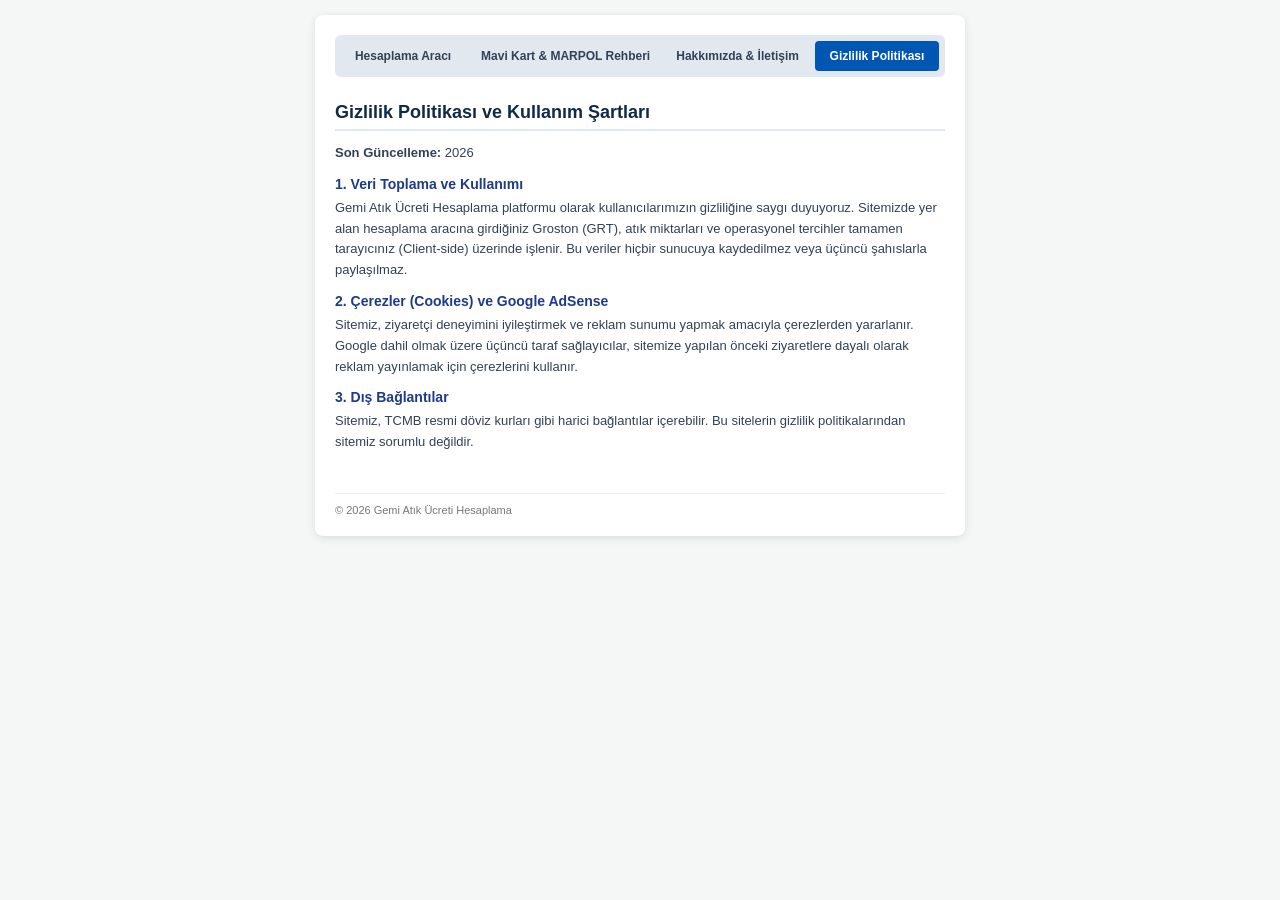
<file: gizlilik.html>
<!DOCTYPE html>
<html lang="tr">
<head>
    <meta charset="UTF-8">
    <meta name="viewport" content="width=device-width, initial-scale=1.0">
    <title>Gizlilik Politikası</title>
    <link rel="stylesheet" href="styles.css">
</head>
<body>
    <div class="container">
        <nav class="main-nav">
            <a href="index.html">Hesaplama Aracı</a>
            <a href="rehber.html">Mavi Kart & MARPOL Rehberi</a>
            <a href="hakkimizda.html">Hakkımızda & İletişim</a>
            <a href="gizlilik.html" class="active">Gizlilik Politikası</a>
        </nav>

        <div class="content-page">
            <h2>Gizlilik Politikası ve Kullanım Şartları</h2>
            <p><strong>Son Güncelleme:</strong> 2026</p>
            
            <h3>1. Veri Toplama ve Kullanımı</h3>
            <p>Gemi Atık Ücreti Hesaplama platformu olarak kullanıcılarımızın gizliliğine saygı duyuyoruz. Sitemizde yer alan hesaplama aracına girdiğiniz Groston (GRT), atık miktarları ve operasyonel tercihler tamamen tarayıcınız (Client-side) üzerinde işlenir. Bu veriler hiçbir sunucuya kaydedilmez veya üçüncü şahıslarla paylaşılmaz.</p>

            <h3>2. Çerezler (Cookies) ve Google AdSense</h3>
            <p>Sitemiz, ziyaretçi deneyimini iyileştirmek ve reklam sunumu yapmak amacıyla çerezlerden yararlanır. Google dahil olmak üzere üçüncü taraf sağlayıcılar, sitemize yapılan önceki ziyaretlere dayalı olarak reklam yayınlamak için çerezlerini kullanır.</p>

            <h3>3. Dış Bağlantılar</h3>
            <p>Sitemiz, TCMB resmi döviz kurları gibi harici bağlantılar içerebilir. Bu sitelerin gizlilik politikalarından sitemiz sorumlu değildir.</p>
        </div>

        <footer class="app-footer">
            <p>© 2026 Gemi Atık Ücreti Hesaplama</p>
        </footer>
    </div>
</body>
</html>
</file>
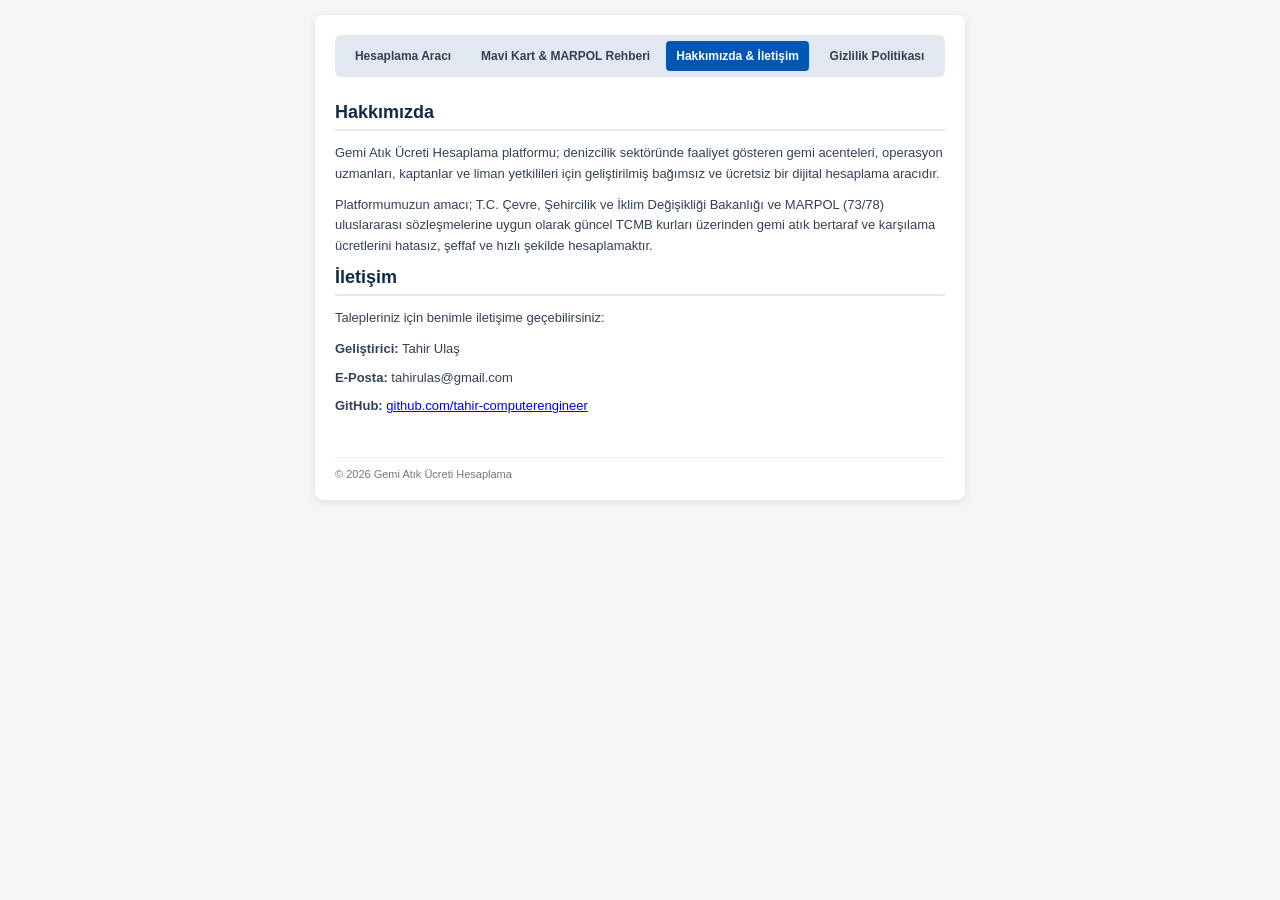
<file: hakkimizda.html>
<!DOCTYPE html>
<html lang="tr">
<head>
    <meta charset="UTF-8">
    <meta name="viewport" content="width=device-width, initial-scale=1.0">
    <title>Hakkımızda & İletişim</title>
    <link rel="stylesheet" href="styles.css">
</head>
<body>
    <div class="container">
        <nav class="main-nav">
            <a href="index.html">Hesaplama Aracı</a>
            <a href="rehber.html">Mavi Kart & MARPOL Rehberi</a>
            <a href="hakkimizda.html" class="active">Hakkımızda & İletişim</a>
            <a href="gizlilik.html">Gizlilik Politikası</a>
        </nav>

        <div class="content-page">
            <h2>Hakkımızda</h2>
            <p>Gemi Atık Ücreti Hesaplama platformu; denizcilik sektöründe faaliyet gösteren gemi acenteleri, operasyon uzmanları, kaptanlar ve liman yetkilileri için geliştirilmiş bağımsız ve ücretsiz bir dijital hesaplama aracıdır.</p>
            <p>Platformumuzun amacı; T.C. Çevre, Şehircilik ve İklim Değişikliği Bakanlığı ve MARPOL (73/78) uluslararası sözleşmelerine uygun olarak güncel TCMB kurları üzerinden gemi atık bertaraf ve karşılama ücretlerini hatasız, şeffaf ve hızlı şekilde hesaplamaktır.</p>

            <h2>İletişim</h2>
            <p>Talepleriniz için benimle iletişime geçebilirsiniz:</p>
            <ul class="contact-list">
                <li><strong>Geliştirici:</strong> Tahir Ulaş</li>
                <li><strong>E-Posta:</strong> tahirulas@gmail.com</li>
                <li><strong>GitHub:</strong> <a href="https://github.com/tahir-computerengineer" target="_blank">github.com/tahir-computerengineer</a></li>
            </ul>
        </div>

        <footer class="app-footer">
            <p>© 2026 Gemi Atık Ücreti Hesaplama</p>
        </footer>
    </div>
</body>
</html>
</file>
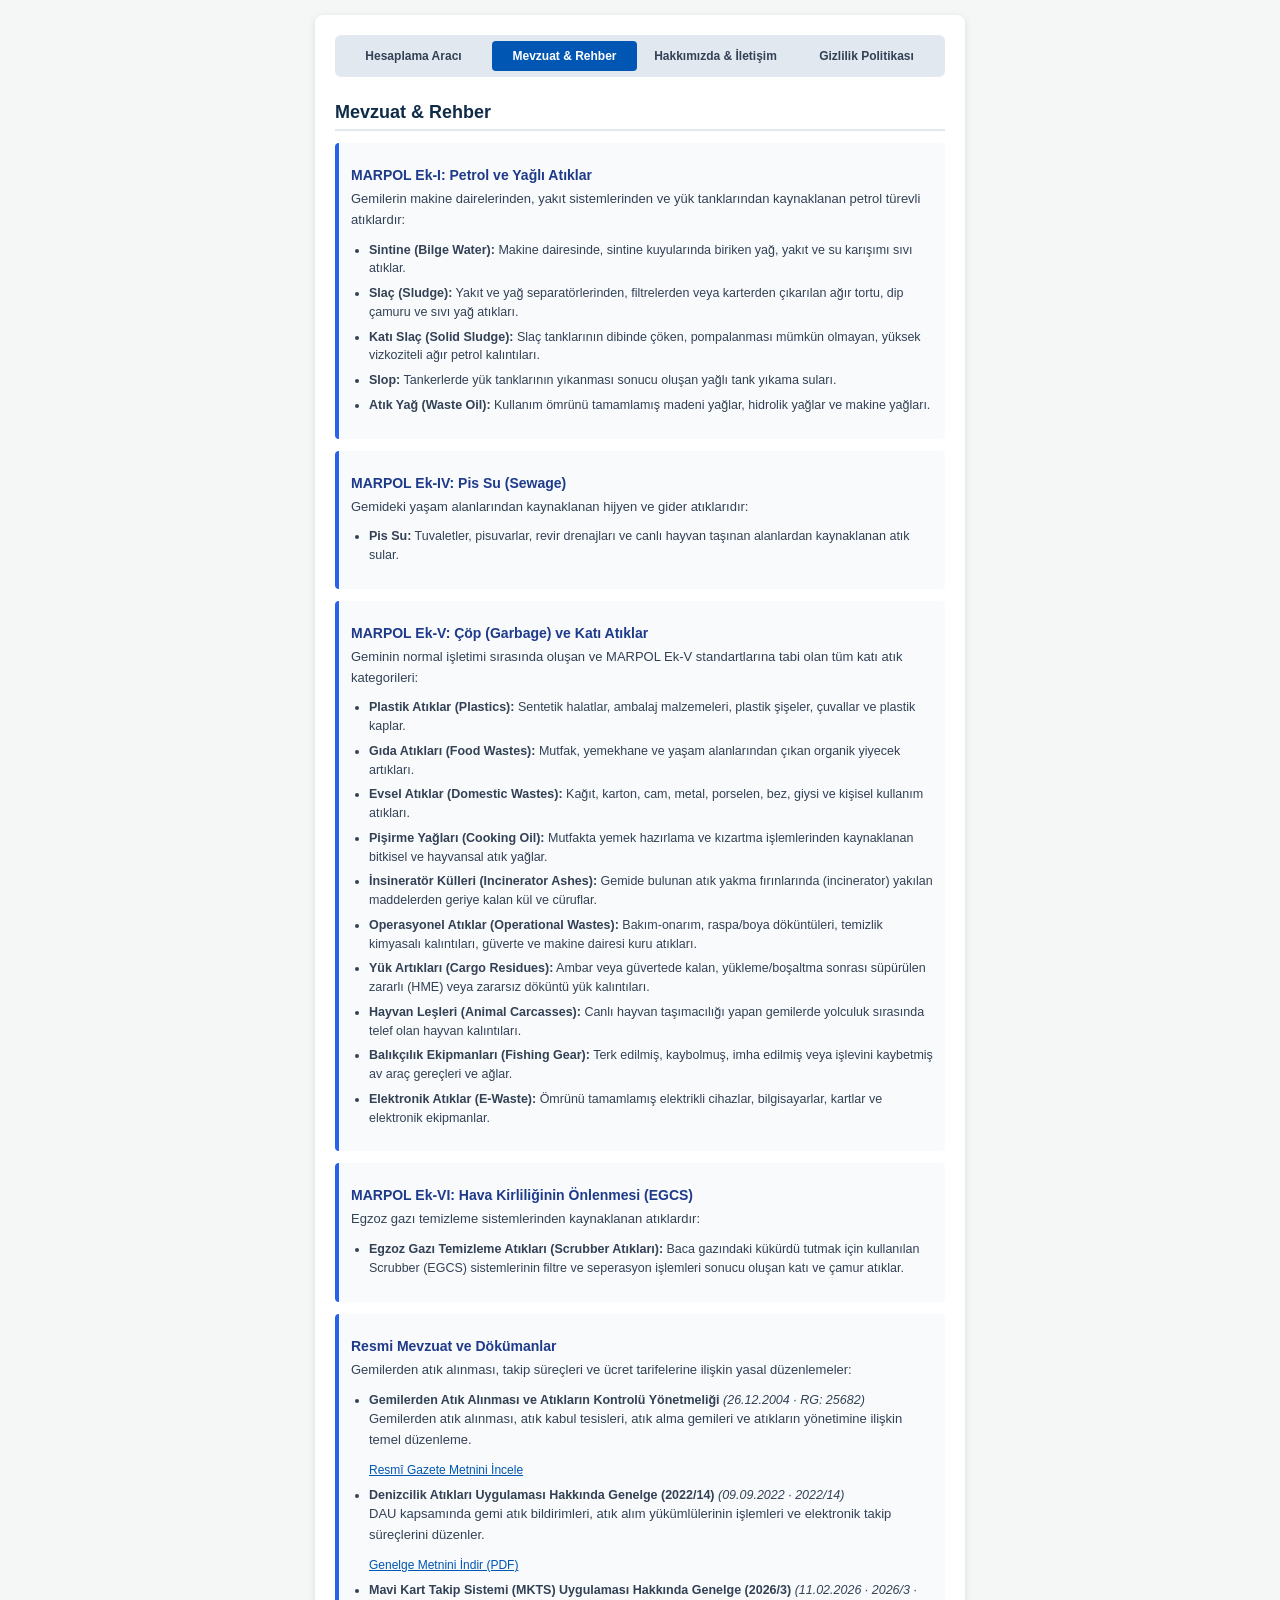
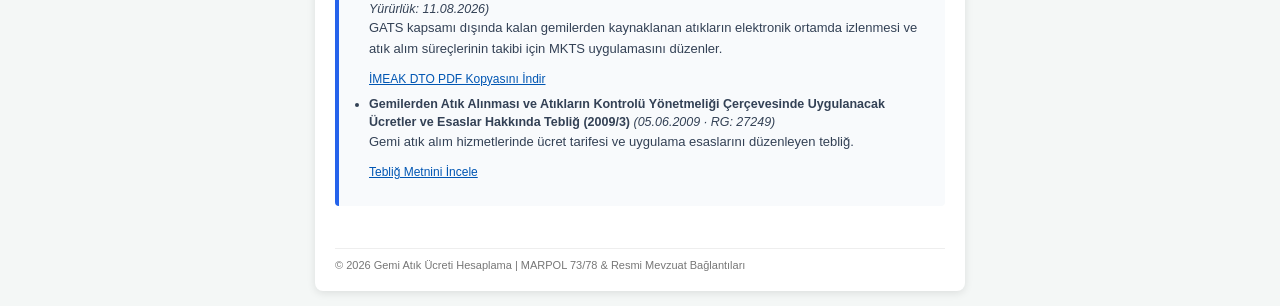
<file: mevzuat.html>
<!DOCTYPE html>
<html lang="tr">
<head>
    <meta charset="UTF-8">
    <meta name="viewport" content="width=device-width, initial-scale=1.0">
    <meta name="author" content="Tahir Ulaş">
    <title>Mevzuat & Rehber</title>
    <link rel="stylesheet" href="styles.css">
</head>
<body>
    <div class="container">
        <nav class="main-nav">
            <a href="index.html">Hesaplama Aracı</a>
            <a href="rehber.html" class="active">Mevzuat & Rehber</a>
            <a href="hakkimizda.html">Hakkımızda & İletişim</a>
            <a href="gizlilik.html">Gizlilik Politikası</a>
        </nav>

        <div class="content-page">
            <h2>Mevzuat & Rehber</h2>
            
            <article class="guide-article">
                <h3>MARPOL Ek-I: Petrol ve Yağlı Atıklar</h3>
                <p>Gemilerin makine dairelerinden, yakıt sistemlerinden ve yük tanklarından kaynaklanan petrol türevli atıklardır:</p>
                <ul>
                    <li><strong>Sintine (Bilge Water):</strong> Makine dairesinde, sintine kuyularında biriken yağ, yakıt ve su karışımı sıvı atıklar.</li>
                    <li><strong>Slaç (Sludge):</strong> Yakıt ve yağ separatörlerinden, filtrelerden veya karterden çıkarılan ağır tortu, dip çamuru ve sıvı yağ atıkları.</li>
                    <li><strong>Katı Slaç (Solid Sludge):</strong> Slaç tanklarının dibinde çöken, pompalanması mümkün olmayan, yüksek vizkoziteli ağır petrol kalıntıları.</li>
                    <li><strong>Slop:</strong> Tankerlerde yük tanklarının yıkanması sonucu oluşan yağlı tank yıkama suları.</li>
                    <li><strong>Atık Yağ (Waste Oil):</strong> Kullanım ömrünü tamamlamış madeni yağlar, hidrolik yağlar ve makine yağları.</li>
                </ul>
            </article>

            <article class="guide-article">
                <h3>MARPOL Ek-IV: Pis Su (Sewage)</h3>
                <p>Gemideki yaşam alanlarından kaynaklanan hijyen ve gider atıklarıdır:</p>
                <ul>
                    <li><strong>Pis Su:</strong> Tuvaletler, pisuvarlar, revir drenajları ve canlı hayvan taşınan alanlardan kaynaklanan atık sular.</li>
                </ul>
            </article>

            <article class="guide-article">
                <h3>MARPOL Ek-V: Çöp (Garbage) ve Katı Atıklar</h3>
                <p>Geminin normal işletimi sırasında oluşan ve MARPOL Ek-V standartlarına tabi olan tüm katı atık kategorileri:</p>
                <ul>
                    <li><strong>Plastik Atıklar (Plastics):</strong> Sentetik halatlar, ambalaj malzemeleri, plastik şişeler, çuvallar ve plastik kaplar.</li>
                    <li><strong>Gıda Atıkları (Food Wastes):</strong> Mutfak, yemekhane ve yaşam alanlarından çıkan organik yiyecek artıkları.</li>
                    <li><strong>Evsel Atıklar (Domestic Wastes):</strong> Kağıt, karton, cam, metal, porselen, bez, giysi ve kişisel kullanım atıkları.</li>
                    <li><strong>Pişirme Yağları (Cooking Oil):</strong> Mutfakta yemek hazırlama ve kızartma işlemlerinden kaynaklanan bitkisel ve hayvansal atık yağlar.</li>
                    <li><strong>İnsineratör Külleri (Incinerator Ashes):</strong> Gemide bulunan atık yakma fırınlarında (incinerator) yakılan maddelerden geriye kalan kül ve cüruflar.</li>
                    <li><strong>Operasyonel Atıklar (Operational Wastes):</strong> Bakım-onarım, raspa/boya döküntüleri, temizlik kimyasalı kalıntıları, güverte ve makine dairesi kuru atıkları.</li>
                    <li><strong>Yük Artıkları (Cargo Residues):</strong> Ambar veya güvertede kalan, yükleme/boşaltma sonrası süpürülen zararlı (HME) veya zararsız döküntü yük kalıntıları.</li>
                    <li><strong>Hayvan Leşleri (Animal Carcasses):</strong> Canlı hayvan taşımacılığı yapan gemilerde yolculuk sırasında telef olan hayvan kalıntıları.</li>
                    <li><strong>Balıkçılık Ekipmanları (Fishing Gear):</strong> Terk edilmiş, kaybolmuş, imha edilmiş veya işlevini kaybetmiş av araç gereçleri ve ağlar.</li>
                    <li><strong>Elektronik Atıklar (E-Waste):</strong> Ömrünü tamamlamış elektrikli cihazlar, bilgisayarlar, kartlar ve elektronik ekipmanlar.</li>
                </ul>
            </article>

            <article class="guide-article">
                <h3>MARPOL Ek-VI: Hava Kirliliğinin Önlenmesi (EGCS)</h3>
                <p>Egzoz gazı temizleme sistemlerinden kaynaklanan atıklardır:</p>
                <ul>
                    <li><strong>Egzoz Gazı Temizleme Atıkları (Scrubber Atıkları):</strong> Baca gazındaki kükürdü tutmak için kullanılan Scrubber (EGCS) sistemlerinin filtre ve seperasyon işlemleri sonucu oluşan katı ve çamur atıklar.</li>
                </ul>
            </article>

            <article class="guide-article">
                <h3>Resmi Mevzuat ve Dökümanlar</h3>
                <p>Gemilerden atık alınması, takip süreçleri ve ücret tarifelerine ilişkin yasal düzenlemeler:</p>
                <ul>
                    <li>
                        <strong>Gemilerden Atık Alınması ve Atıkların Kontrolü Yönetmeliği</strong> <em>(26.12.2004 · RG: 25682)</em><br>
                        <p>Gemilerden atık alınması, atık kabul tesisleri, atık alma gemileri ve atıkların yönetimine ilişkin temel düzenleme.</p>
                        <a href="https://www.resmigazete.gov.tr/eskiler/2004/12/20041226.htm" target="_blank" rel="noopener noreferrer">Resmî Gazete Metnini İncele</a>
                    </li>
                    <li>
                        <strong>Denizcilik Atıkları Uygulaması Hakkında Genelge (2022/14)</strong> <em>(09.09.2022 · 2022/14)</em><br>
                        <p>DAU kapsamında gemi atık bildirimleri, atık alım yükümlülerinin işlemleri ve elektronik takip süreçlerini düzenler.</p>
                        <a href="https://webdosya.csb.gov.tr/db/cygm/icerikler/genelge-20220910100702.pdf" target="_blank" rel="noopener noreferrer">Genelge Metnini İndir (PDF)</a>
                    </li>
                    <li>
                        <strong>Mavi Kart Takip Sistemi (MKTS) Uygulaması Hakkında Genelge (2026/3)</strong> <em>(11.02.2026 · 2026/3 · Yürürlük: 11.08.2026)</em><br>
                        <p>GATS kapsamı dışında kalan gemilerden kaynaklanan atıkların elektronik ortamda izlenmesi ve atık alım süreçlerinin takibi için MKTS uygulamasını düzenler.</p>
                        <a href="https://www.denizticaretodasi.org.tr/tr/Media/ViewerWithName/141655?fileName=144_455_445_144.pdf" target="_blank" rel="noopener noreferrer">İMEAK DTO PDF Kopyasını İndir</a>
                    </li>
                    <li>
                        <strong>Gemilerden Atık Alınması ve Atıkların Kontrolü Yönetmeliği Çerçevesinde Uygulanacak Ücretler ve Esaslar Hakkında Tebliğ (2009/3)</strong> <em>(05.06.2009 · RG: 27249)</em><br>
                        <p>Gemi atık alım hizmetlerinde ücret tarifesi ve uygulama esaslarını düzenleyen tebliğ.</p>
                        <a href="https://www.lexpera.com.tr/resmi-gazete/metin/RG801Y2009N27249S20093" target="_blank" rel="noopener noreferrer">Tebliğ Metnini İncele</a>
                    </li>
                </ul>
            </article>
        </div>

        <footer class="app-footer">
            <p>© 2026 Gemi Atık Ücreti Hesaplama | MARPOL 73/78 & Resmi Mevzuat Bağlantıları</p>
        </footer>
    </div>
</body>
</html>
</file>
<file: styles.css>
* {
    box-sizing: border-box;
    margin: 0;
    padding: 0;
    font-family: Arial, sans-serif;
}

body {
    background-color: #f4f7f6;
    color: #333;
    padding: 15px;
}

.container {
    max-width: 650px;
    margin: 0 auto;
    background: #ffffff;
    border-radius: 8px;
    padding: 20px;
    box-shadow: 0 2px 8px rgba(0,0,0,0.1);
}


.main-nav {
    display: flex;
    gap: 6px;
    background: #e2e8f0; /* Koyu renk yerine hafif açık gri/mavi */
    padding: 6px;
    border-radius: 6px;
    margin-bottom: 15px;
    flex-wrap: wrap;
}

.main-nav a {
    color: #334155; /* Yazı rengi koyu gri */
    text-decoration: none;
    font-size: 12px;
    font-weight: 600;
    padding: 8px 10px;
    border-radius: 4px;
    transition: background 0.2s, color 0.2s;
    text-align: center;
    flex: 1;
    white-space: nowrap;
}

.main-nav a:hover, .main-nav a.active {
    background: #0056b3;
    color: #ffffff;
}

.header-area {
    display: flex;
    align-items: center;
    gap: 12px;
    border-bottom: 2px solid #0056b3;
    padding-bottom: 12px;
    margin-bottom: 15px;
}

.header-area img {
    width: 45px;
    height: 45px;
}

.header-area h4 {
    color: #0056b3;
    font-size: 16px;
    font-weight: bold;
}

.form-group {
    margin-bottom: 12px;
}

label {
    font-size: 13px;
    font-weight: bold;
    display: inline-block;
    margin-bottom: 4px;
}

input[type="number"], select {
    padding: 6px 8px;
    border: 1px solid #ccc;
    border-radius: 4px;
    font-size: 14px;
}

.radio-group {
    background: #f9f9f9;
    padding: 8px 12px;
    border-radius: 6px;
    border: 1px solid #eee;
    margin-bottom: 12px;
    display: flex;
    flex-wrap: wrap;
    gap: 15px;
    align-items: center;
}

.radio-group label {
    font-weight: normal;
    margin-bottom: 0;
    cursor: pointer;
}

.waste-grid {
    display: grid;
    grid-template-columns: repeat(3, 1fr);
    gap: 10px;
    background: #fafafa;
    padding: 12px;
    border-radius: 6px;
    border: 1px solid #e9e9e9;
    margin-bottom: 15px;
}

.waste-grid .item {
    display: flex;
    flex-direction: column;
}

.waste-grid input {
    width: 100%;
}

.btn-area {
    display: flex;
    gap: 10px;
    margin-bottom: 15px;
}

/* Ortak buton yapılandırması */
button {
    flex: initial;
    min-width: 130px;
    padding: 10px 18px;
    border: none;
    border-radius: 6px;
    font-size: 14px;
    font-weight: bold;
    cursor: pointer;
    transition: opacity 0.2s ease;
}

button:hover {
    opacity: 0.9;
}

#btn {
    background-color: #0056b3;
    color: white;
}


.btn-refresh {
    flex: initial !important;
    width: 36px !important;
    min-width: 36px !important;
    padding: 4px 0 !important;
    font-size: 14px !important;
    display: inline-block !important;
}

#clear {
    background-color: #6c757d;
    color: white;
}


#clear {
    background-color: #6c757d;
    color: white;
}

.result-area {
    background: #e9f5ff;
    border: 1px solid #b8daff;
    border-radius: 6px;
    padding: 12px;
}

.result-area h3 {
    font-size: 15px;
    color: #004085;
    margin-bottom: 5px;
}

.content-page {
    padding: 10px 0;
}

.content-page h2 {
    color: #0f2b48;
    font-size: 18px;
    margin-bottom: 12px;
    border-bottom: 2px solid #e2e8f0;
    padding-bottom: 6px;
}

.content-page h3 {
    color: #1e3a8a;
    font-size: 14px;
    margin: 12px 0 6px 0;
}

.content-page p {
    font-size: 13px;
    line-height: 1.6;
    color: #334155;
    margin-bottom: 10px;
}

.content-page ul {
    margin-left: 20px;
    font-size: 13px;
    color: #334155;
    line-height: 1.6;
    margin-bottom: 10px;
}

.contact-list {
    list-style: none !important;
    margin-left: 0 !important;
    padding: 0;
}

.contact-list li {
    margin-bottom: 8px;
}

.guide-article {
    background: #f8fafc;
    padding: 12px;
    border-left: 4px solid #2563eb;
    border-radius: 4px;
    margin-bottom: 12px;
}

.content-page h4 {
    color: #0f2b48;
    font-size: 14px;
    margin: 14px 0 6px 0;
    border-left: 3px solid #0056b3;
    padding-left: 8px;
}

.guide-article ul {
    margin-left: 18px;
    margin-bottom: 12px;
}

.guide-article li {
    margin-bottom: 6px;
    font-size: 12.5px;
    line-height: 1.5;
}

.guide-article a {
    color: #0056b3;
    text-decoration: underline;
    font-size: 12px;
    word-break: break-all;
}

.guide-article a:hover {
    color: #2563eb;
}

.app-footer {
    margin-top: 20px;
    padding-top: 10px;
    border-top: 1px solid #eee;
    font-size: 11px;
    color: #777;
}

.app-footer a {
    color: #0056b3;
    text-decoration: none;
}

.error {
    color: #d9534f;
    font-size: 12px;
    margin-top: 5px;
    font-weight: bold;
}

@media (max-width: 500px) {
    .main-nav {
        flex-direction: column;
    }
    .main-nav a {
        white-space: normal;
    }
    .waste-grid {
        grid-template-columns: repeat(2, 1fr);
    }
    
    /* Butonların mobilde sığmasını ve genişliği eşit paylaşmasını sağlar */
    .btn-area button {
        flex: 1;
        min-width: 0;
        padding: 10px 8px;
    }
}
</file>
